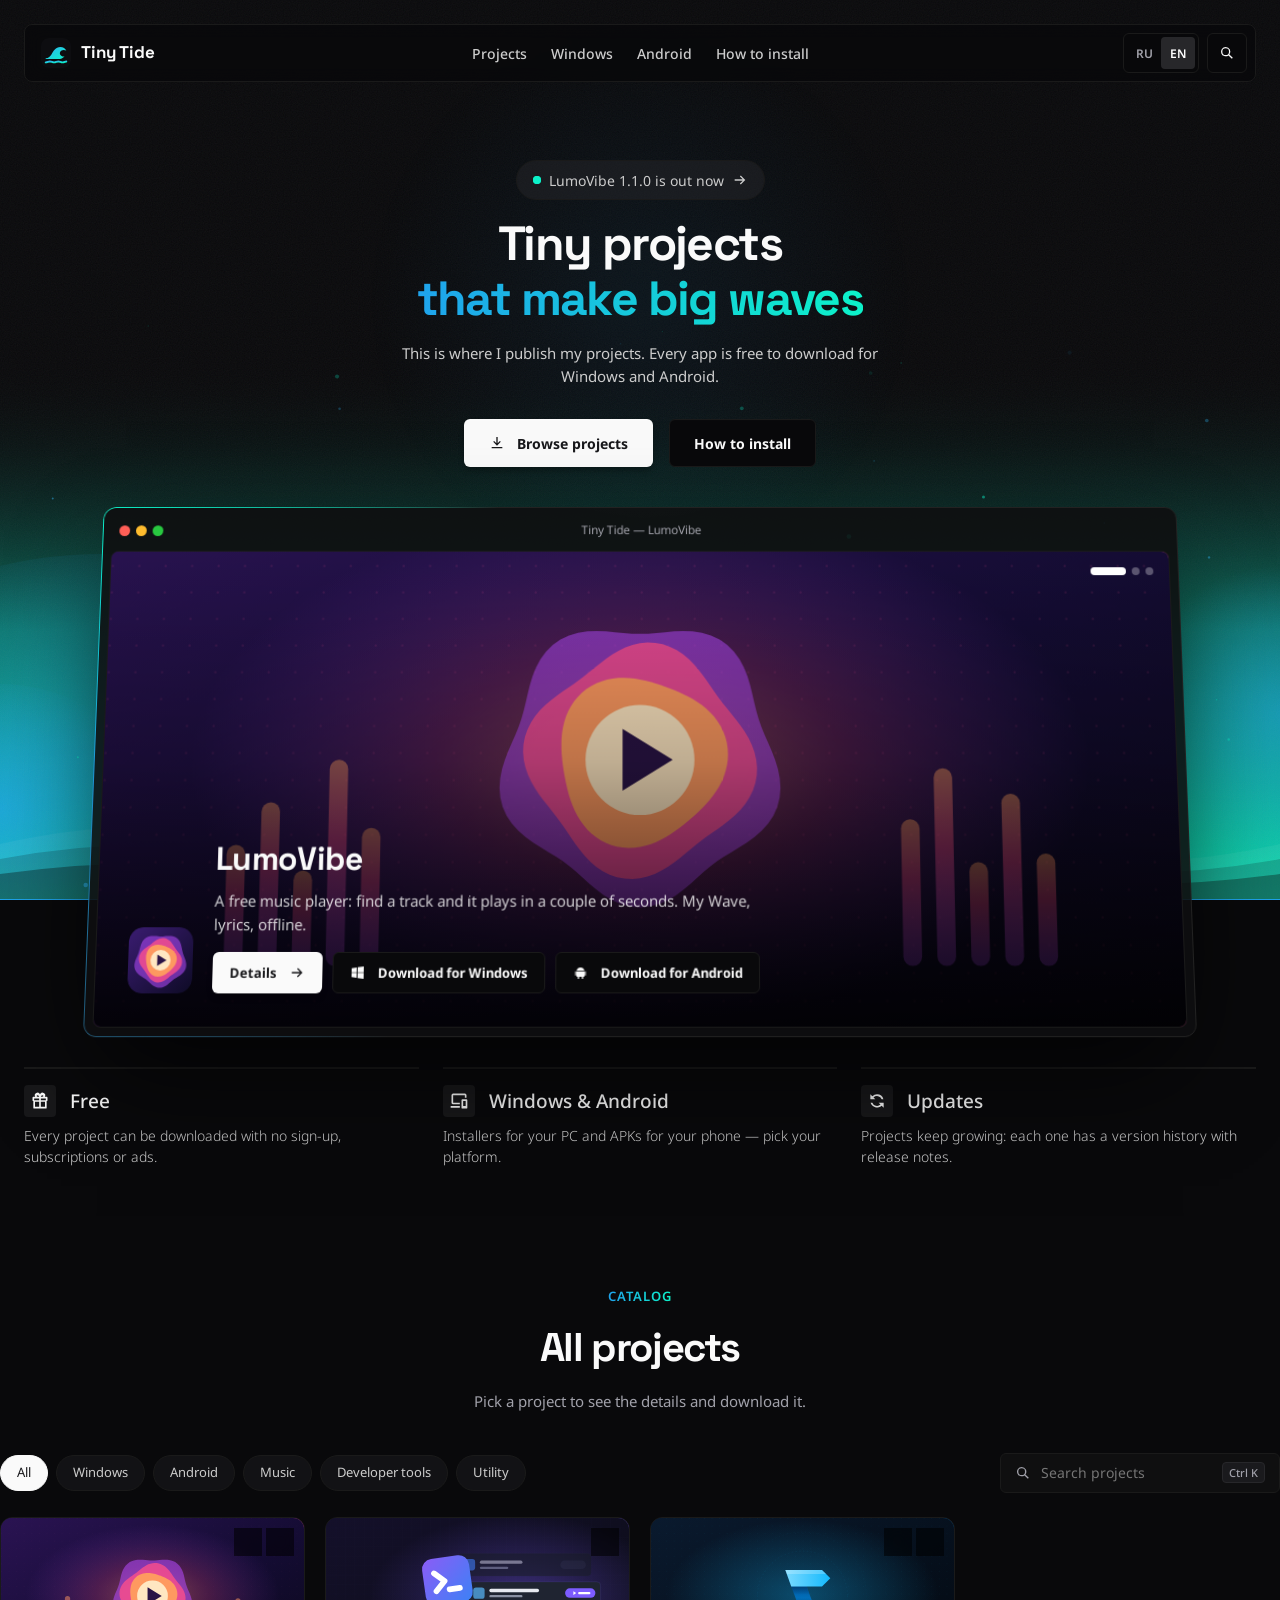
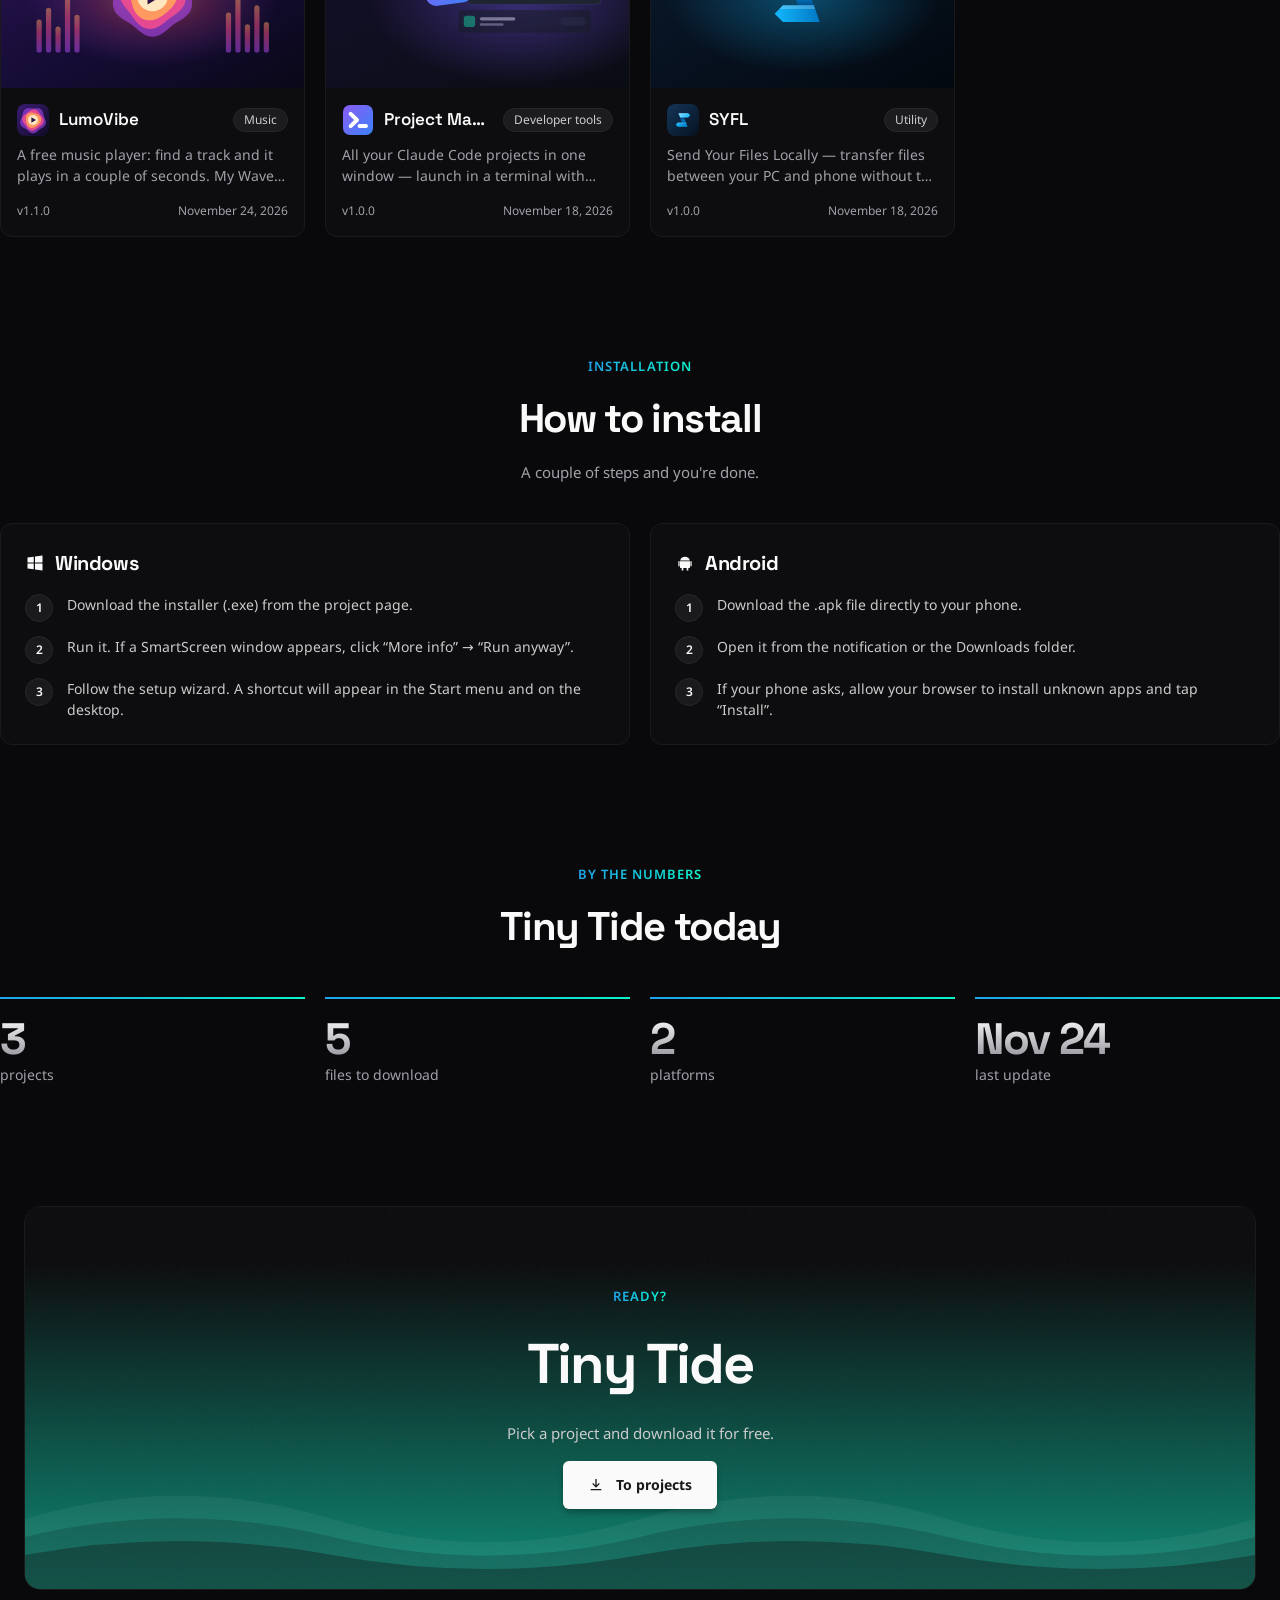
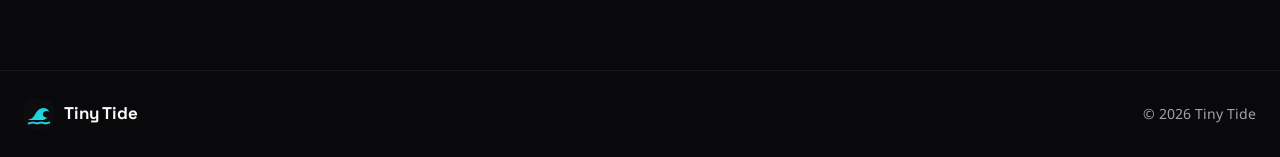
<file: index.html>
<!doctype html>
<html lang="ru">
<head>
  <meta charset="utf-8">
  <meta name="viewport" content="width=device-width, initial-scale=1">
  <title>Tiny Tide</title>
  <meta name="description" content="Tiny Tide — проекты для Windows и Android, бесплатно для скачивания">
  <link rel="icon" href="assets/logo.svg" type="image/svg+xml">
  <link rel="preconnect" href="https://fonts.googleapis.com">
  <link rel="preconnect" href="https://fonts.gstatic.com" crossorigin>
  <link href="https://fonts.googleapis.com/css2?family=Noto+Sans:wght@300;400;500;600;700&family=Space+Grotesk:wght@500;600;700&display=swap" rel="stylesheet">
  <link rel="stylesheet" href="css/style.css">
</head>
<body>
  <!-- Плавающая навигация -->
  <header class="nav" id="nav">
    <div class="nav-bar">
      <a href="#/" class="brand">
        <img src="assets/logo.svg" alt="" class="brand-logo">
        <span class="brand-name" id="brandName">Tiny Tide</span>
      </a>

      <nav class="nav-links" id="navLinks">
        <a href="#/projects" data-route="projects" data-i18n="nav.projects">Проекты</a>
        <a href="#/windows" data-route="windows">Windows</a>
        <a href="#/android" data-route="android">Android</a>
        <a href="#/install" data-route="install" data-i18n="nav.install">Как установить</a>
      </nav>

      <div class="nav-actions">
        <div class="lang-switch" role="group" aria-label="Language">
          <button data-lang="ru">RU</button>
          <button data-lang="en">EN</button>
        </div>
        <a href="#/projects" class="icon-btn" id="searchBtn" aria-label="Поиск" data-i18n-label="nav.search">
          <svg viewBox="0 0 24 24"><path d="M10 3a7 7 0 1 0 4.2 12.6l5.1 5.1 1.4-1.4-5.1-5.1A7 7 0 0 0 10 3zm0 2a5 5 0 1 1 0 10 5 5 0 0 1 0-10z"/></svg>
        </a>
        <button class="icon-btn menu-btn" id="menuBtn" aria-label="Меню" data-i18n-label="nav.menu">
          <svg viewBox="0 0 24 24"><path d="M3 6h18v2H3zM3 11h18v2H3zM3 16h18v2H3z"/></svg>
        </button>
      </div>
    </div>
  </header>

  <main id="app"></main>

  <footer class="footer">
    <div class="container footer-inner">
      <div class="brand">
        <img src="assets/logo.svg" alt="" class="brand-logo">
        <span class="brand-name" id="footerName">Tiny Tide</span>
      </div>
      <span class="muted" id="footerCopy"></span>
    </div>
  </footer>

  <script src="js/i18n.js"></script>
  <script src="js/projects.js"></script>
  <script src="js/fx.js"></script>
  <script src="js/app.js"></script>
</body>
</html>
</file>
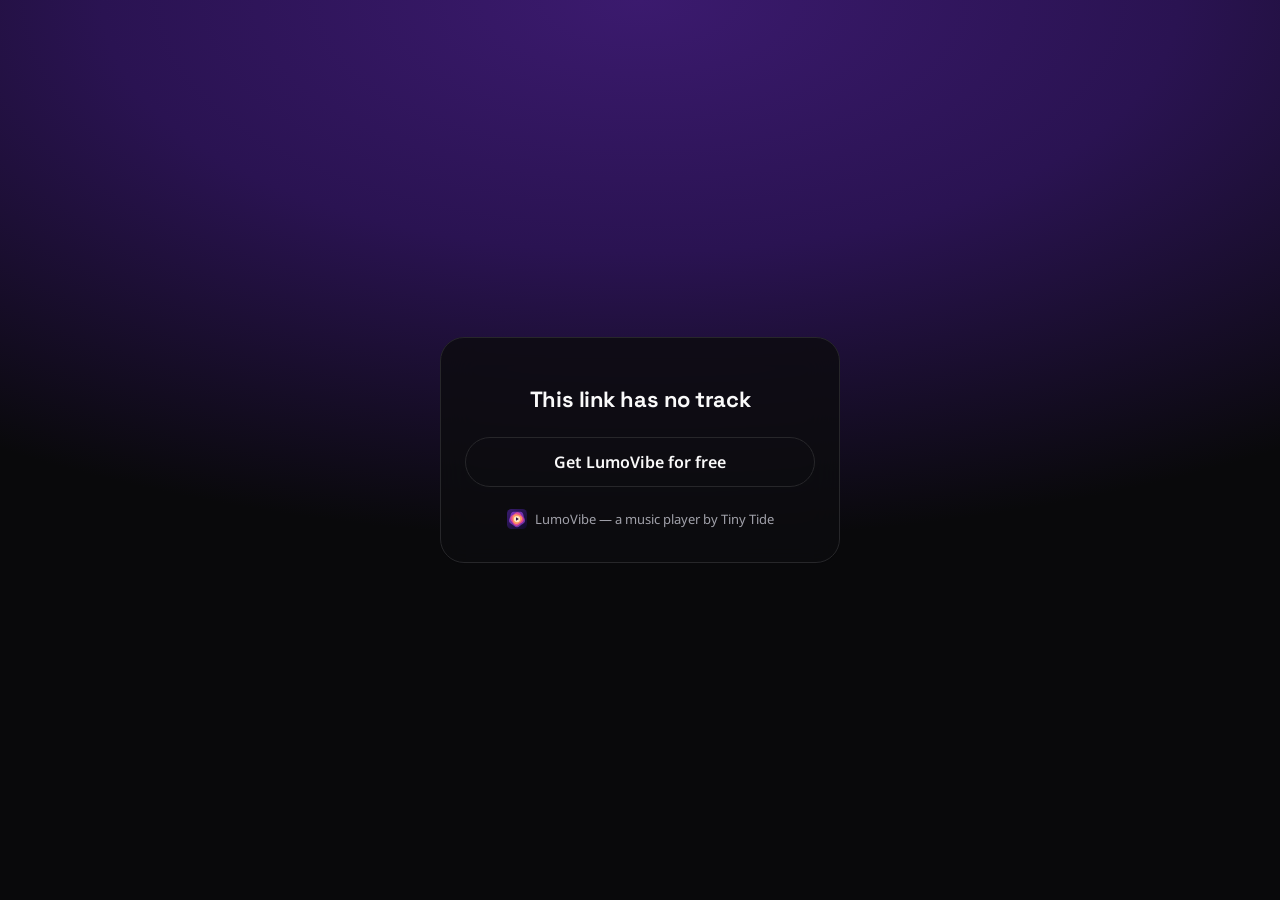
<file: listen/index.html>
<!doctype html>
<html lang="ru">
<head>
  <meta charset="utf-8">
  <meta name="viewport" content="width=device-width, initial-scale=1">
  <title>LumoVibe</title>
  <meta name="description" content="Трек из LumoVibe — бесплатного музыкального плеера Tiny Tide">
  <meta name="robots" content="noindex">
  <link rel="icon" href="../assets/projects/lumovibe/icon.svg" type="image/svg+xml">
  <link rel="preconnect" href="https://fonts.googleapis.com">
  <link rel="preconnect" href="https://fonts.gstatic.com" crossorigin>
  <link href="https://fonts.googleapis.com/css2?family=Noto+Sans:wght@400;500;600;700&family=Space+Grotesk:wght@600;700&display=swap" rel="stylesheet">
  <style>
    /* Страница ссылки «Поделиться» из LumoVibe: https://<сайт>/listen/?v=<id YouTube>&t=<название>.
       Если LumoVibe установлен, Android открывает такую ссылку сразу в приложении (App Links,
       см. /.well-known/assetlinks.json), и эту страницу человек не видит. */
    :root {
      --bg: #09090b;
      --card: #0d0d0f;
      --border: #27272a;
      --fg: #fafafa;
      --muted: #a1a1aa;
      --pink: #ff4f8b;
      --violet: #2a1352;
      --font-head: "Space Grotesk", "Noto Sans", system-ui, sans-serif;
    }
    * { box-sizing: border-box; }
    html, body { margin: 0; min-height: 100%; }
    body {
      min-height: 100vh;
      display: grid;
      place-items: center;
      padding: 24px 16px;
      background: radial-gradient(120% 80% at 50% 0%, #3b1a6e 0%, var(--violet) 35%, var(--bg) 75%);
      color: var(--fg);
      font-family: "Noto Sans", system-ui, -apple-system, "Segoe UI", sans-serif;
      -webkit-font-smoothing: antialiased;
    }
    .card {
      width: 100%;
      max-width: 400px;
      padding: 28px 24px;
      border: 1px solid var(--border);
      border-radius: 24px;
      background: color-mix(in srgb, var(--card) 82%, transparent);
      backdrop-filter: blur(16px);
      text-align: center;
    }
    .cover {
      width: 100%;
      aspect-ratio: 16 / 9;
      border-radius: 18px;
      object-fit: cover;
      background: #18181b;
      box-shadow: 0 20px 60px -20px var(--pink);
    }
    h1 {
      margin: 20px 0 4px;
      font-family: var(--font-head);
      font-size: 22px;
      line-height: 1.25;
      letter-spacing: -0.02em;
      overflow-wrap: anywhere;
    }
    .artist { margin: 0; color: var(--muted); }
    .buttons { display: grid; gap: 10px; margin-top: 24px; }
    .btn {
      display: block;
      padding: 13px 16px;
      border-radius: 999px;
      font-weight: 600;
      text-decoration: none;
      color: var(--fg);
      border: 1px solid var(--border);
      transition: transform .15s ease, background .15s ease;
    }
    .btn:hover { transform: translateY(-1px); background: #18181b; }
    .btn-primary { background: var(--pink); border-color: var(--pink); color: #12020a; }
    .btn-primary:hover { background: #ff6b9e; }
    .brand { display: inline-flex; align-items: center; gap: 8px; margin-top: 22px; color: var(--muted); font-size: 13px; text-decoration: none; }
    .brand img { width: 20px; height: 20px; }
    [hidden] { display: none !important; }
  </style>
</head>
<body>
  <main class="card">
    <img class="cover" id="cover" alt="">
    <h1 id="title">LumoVibe</h1>
    <p class="artist" id="artist"></p>
    <div class="buttons">
      <a class="btn btn-primary" id="open" hidden></a>
      <a class="btn" id="youtube" target="_blank" rel="noopener"></a>
      <a class="btn" id="get" href="../#/project/lumovibe"></a>
    </div>
    <a class="brand" href="../#/">
      <img src="../assets/projects/lumovibe/icon.svg" alt="">
      <span id="tagline"></span>
    </a>
  </main>
  <script>
    (function () {
      var ru = /^(ru|uk|be|kk)\b/i.test(navigator.language || "");
      var t = function (r, e) { return ru ? r : e; };
      var params = new URLSearchParams(location.search);
      var id = (params.get("v") || "").replace(/[^\w-]/g, "").slice(0, 32);
      var title = params.get("t") || "";

      document.documentElement.lang = ru ? "ru" : "en";
      document.getElementById("get").textContent = t("Скачать LumoVibe бесплатно", "Get LumoVibe for free");
      document.getElementById("tagline").textContent = t("LumoVibe — музыкальный плеер от Tiny Tide", "LumoVibe — a music player by Tiny Tide");

      var yt = document.getElementById("youtube");
      if (!id) {
        document.getElementById("cover").hidden = true;
        yt.hidden = true;
        document.getElementById("title").textContent = t("Ссылка без трека", "This link has no track");
        return;
      }
      var watch = "https://music.youtube.com/watch?v=" + id;
      yt.href = watch;
      yt.textContent = t("Слушать на YouTube Music", "Listen on YouTube Music");
      document.getElementById("cover").src = "https://i.ytimg.com/vi/" + id + "/hqdefault.jpg";
      if (title) document.title = title + " — LumoVibe";
      document.getElementById("title").textContent = title || t("Трек", "Track");

      // Android: открыть в приложении, а если его нет — страницу LumoVibe на сайте.
      if (/Android/i.test(navigator.userAgent)) {
        var fallback = location.origin + "/#/project/lumovibe";
        var open = document.getElementById("open");
        open.href = "intent://" + location.host + "/listen/?v=" + id +
          "#Intent;scheme=https;package=app.bestplayer;S.browser_fallback_url=" + encodeURIComponent(fallback) + ";end";
        open.textContent = t("Открыть в LumoVibe", "Open in LumoVibe");
        open.hidden = false;
      }

      // Название и исполнитель, если их нет в ссылке (noembed отдаёт данные YouTube с CORS).
      fetch("https://noembed.com/embed?url=" + encodeURIComponent("https://www.youtube.com/watch?v=" + id))
        .then(function (r) { return r.json(); })
        .then(function (d) {
          if (!title && d.title) {
            document.getElementById("title").textContent = d.title;
            document.title = d.title + " — LumoVibe";
          }
          if (d.author_name) document.getElementById("artist").textContent = d.author_name.replace(/ - Topic$/, "");
        })
        .catch(function () {});
    })();
  </script>
</body>
</html>
</file>
<file: css/style.css>
/* ============ Тема ============ */
:root {
  --bg: #09090b;
  --bg-2: #0f0f10;
  --card: #0d0d0f;
  --secondary: #27272a;
  --border: #1a1a1a;
  --border-2: #27272a;
  --fg: #fafafa;
  --muted: #a1a1aa;
  --muted-2: #cccccc;
  --primary: #1fa3ec;
  --teal: #0cf2c9;
  --radius: 8px;
  --container: 1280px;
  --ease: cubic-bezier(0.2, 0.8, 0.2, 1);
  --font-head: "Space Grotesk", "Noto Sans", system-ui, sans-serif;
  --noise: url("data:image/svg+xml,%3Csvg xmlns='http://www.w3.org/2000/svg' width='180' height='180'%3E%3Cfilter id='n'%3E%3CfeTurbulence type='fractalNoise' baseFrequency='.85' numOctaves='2' stitchTiles='stitch'/%3E%3C/filter%3E%3Crect width='100%25' height='100%25' filter='url(%23n)' opacity='.09'/%3E%3C/svg%3E");
}

* { box-sizing: border-box; }

html { scroll-behavior: smooth; scroll-padding-top: 100px; }
body {
  margin: 0;
  background: var(--bg);
  color: var(--fg);
  font-family: "Noto Sans", system-ui, -apple-system, "Segoe UI", sans-serif;
  font-size: 15px;
  line-height: 1.5;
  -webkit-font-smoothing: antialiased;
  overflow-x: clip;
}

a { color: inherit; text-decoration: none; }
svg { width: 16px; height: 16px; fill: currentColor; flex-shrink: 0; }
h1, h2, h3 { margin: 0; font-family: var(--font-head); letter-spacing: -0.02em; }
.muted { color: var(--muted); }
.container { width: 100%; max-width: var(--container); margin: 0 auto; padding: 0 24px; }

::selection { background: rgba(31, 163, 236, 0.35); }
::-webkit-scrollbar { width: 10px; }
::-webkit-scrollbar-thumb { background: #27272a; border-radius: 5px; border: 2px solid var(--bg); }
::-webkit-scrollbar-track { background: var(--bg); }

/* ============ Навигация ============ */
.nav {
  position: fixed; top: 0; left: 0; right: 0; z-index: 50;
  padding: 24px;
  transition: transform 0.3s var(--ease);
}
.nav.hidden { transform: translateY(-110%); }
.nav-bar {
  position: relative;
  max-width: var(--container);
  margin: 0 auto;
  display: flex; align-items: center; justify-content: space-between;
  padding: 8px 8px 8px 16px;
  border: 1px solid var(--border);
  border-radius: var(--radius);
  background: rgba(9, 9, 11, 0.85);
  backdrop-filter: blur(8px);
  -webkit-backdrop-filter: blur(8px);
}
.brand { display: flex; align-items: center; gap: 10px; font-family: var(--font-head); font-weight: 700; font-size: 17px; }
.brand-logo { width: 30px; height: 30px; display: block; }

.nav-links {
  position: absolute; left: 50%; transform: translateX(-50%);
  display: flex; gap: 24px;
}
.nav-links a {
  font-size: 14px; font-weight: 500;
  color: var(--muted-2);
  transition: color 0.3s;
}
.nav-links a:hover, .nav-links a.active { color: #fff; }
.nav-actions { display: flex; gap: 8px; align-items: center; }

/* Переключатель языка RU / EN */
.lang-switch {
  display: flex; height: 40px; padding: 3px;
  border: 1px solid var(--border); border-radius: 6px;
  background: rgba(9, 9, 11, 0.8);
}
.lang-switch button {
  min-width: 34px; padding: 0 8px; border: 0; border-radius: 4px;
  background: transparent; color: var(--muted);
  font: 600 12px "Noto Sans", sans-serif; cursor: pointer;
  transition: background 0.3s, color 0.3s;
}
.lang-switch button:hover { color: #fff; }
.lang-switch button.active { background: var(--secondary); color: #fff; }

.icon-btn {
  display: grid; place-items: center;
  width: 40px; height: 40px;
  border: 1px solid var(--border);
  border-radius: 6px;
  background: rgba(9, 9, 11, 0.8);
  color: var(--fg);
  cursor: pointer;
  transition: background 0.3s;
}
.icon-btn:hover { background: var(--secondary); }
.menu-btn { display: none; }

/* ============ Кнопки ============ */
.btn {
  display: inline-flex; align-items: center; justify-content: center; gap: 12px;
  height: 48px; padding: 0 24px;
  border-radius: 6px;
  border: 1px solid transparent;
  font: inherit; font-size: 14px; font-weight: 700;
  cursor: pointer; white-space: nowrap;
  transition: filter 0.3s, background 0.3s, box-shadow 0.3s, transform 0.15s;
}
.btn:active { transform: scale(0.98); }
.btn-primary { background: var(--fg); color: #18181b; box-shadow: 0 4px 6px -1px rgba(0, 0, 0, 0.3); }
.btn-primary:hover { filter: brightness(0.9); box-shadow: 0 10px 15px -3px rgba(0, 0, 0, 0.4); }
.btn-outline { background: var(--bg); color: var(--fg); border-color: var(--border); }
.btn-outline:hover { background: var(--secondary); }
.btn-disabled { background: transparent; color: var(--muted); border: 1px dashed var(--border-2); cursor: not-allowed; }
.btn-sub { font-weight: 400; opacity: 0.6; font-size: 12px; }
.btn-sm { height: 40px; padding: 0 16px; font-size: 13px; }

.pill {
  display: inline-flex; align-items: center; gap: 8px;
  height: 40px; padding: 0 16px;
  border-radius: 999px;
  border: 1px solid var(--border);
  background: rgba(39, 39, 42, 0.5);
  color: var(--muted-2);
  font-size: 14px;
  transition: background 0.3s;
}
.pill:hover { background: var(--secondary); }

.chip {
  display: inline-flex; align-items: center;
  padding: 2px 10px;
  border-radius: 999px;
  background: rgba(39, 39, 42, 0.6);
  border: 1px solid var(--border-2);
  color: var(--muted-2);
  font-size: 12px;
}

/* ============ Hero ============ */
.hero { position: relative; min-height: 100vh; display: flex; flex-direction: column; }
.hero-bg {
  position: absolute; left: 0; top: 0; z-index: -1;
  width: 100%; height: 100vh;
  overflow: hidden;
  border-bottom: 1px solid var(--primary);
}
.hero-bg .g1 { position: absolute; left: 0; right: 0; bottom: 0; height: 60%; background: linear-gradient(to top, rgba(12, 242, 201, 0.9), var(--bg)); }
.hero-bg .g2 { position: absolute; left: 0; right: 0; bottom: 0; height: 60%; background: linear-gradient(to bottom, var(--bg), transparent, transparent); }
.hero-bg .blob { position: absolute; bottom: 0; border-radius: 50%; background: radial-gradient(circle, var(--primary), transparent 70%); }
.hero-bg .b1 { left: 0; width: 300px; height: 250px; transform: translate(-50%, 35px); opacity: 0.7; }
.hero-bg .b2 { right: 0; width: 300px; height: 300px; transform: translate(50%, -35px); opacity: 0.5; }
.hero-bg .b3 { left: 0; width: 600px; height: 400px; transform: translate(-33%, 55px); opacity: 0.4; }
.hero-bg .noise { position: absolute; inset: 0; background-image: var(--noise); opacity: 0.6; }
.hero-bg.short {
  height: 560px; border-bottom: 0;
  -webkit-mask-image: linear-gradient(to bottom, #000 55%, transparent);
  mask-image: linear-gradient(to bottom, #000 55%, transparent);
}
.page .window { max-width: none; }
.hero-bg.short .g1 { background: linear-gradient(to top, rgba(12, 242, 201, 0.25), var(--bg)); }

.hero-head {
  margin: 160px auto 0;
  max-width: 640px;
  padding: 0 24px;
  display: flex; flex-direction: column; align-items: center; gap: 16px;
  text-align: center;
}
.hero-title { font-size: 48px; font-weight: 700; letter-spacing: -1.6px; line-height: 1.15; }
.hero-title .grad {
  background: linear-gradient(90deg, var(--primary), var(--teal));
  -webkit-background-clip: text; background-clip: text; color: transparent;
}
.hero-sub { color: var(--muted-2); max-width: 520px; margin: 0; }
.hero-actions { display: flex; gap: 16px; flex-wrap: wrap; justify-content: center; margin: 16px 0; }

/* ============ «Окно приложения» ============ */
.showcase-wrap { padding: 24px 24px 0; display: flex; justify-content: center; }
.window {
  width: 100%; max-width: 1100px;
  background: rgba(15, 15, 16, 0.9);
  border: 1px solid #222;
  border-radius: 12px;
  padding: 8px;
  box-shadow: 0 40px 100px -20px rgba(0, 0, 0, 0.8);
}
.window-bar { display: flex; align-items: center; gap: 8px; padding: 6px 8px 12px; }
.dots { display: flex; gap: 6px; }
.dots i { width: 11px; height: 11px; border-radius: 50%; display: block; }
.dots i:nth-child(1) { background: #ff5f57; }
.dots i:nth-child(2) { background: #febc2e; }
.dots i:nth-child(3) { background: #28c840; }
.window-title { flex: 1; text-align: center; font-size: 12px; color: var(--muted); margin-right: 50px; }

.show {
  position: relative;
  aspect-ratio: 16 / 7;
  border-radius: 8px;
  overflow: hidden;
  display: flex; align-items: flex-end;
  border: 1px solid var(--border);
}
.show-shade { position: absolute; inset: 0; background: linear-gradient(0deg, rgba(0, 0, 0, 0.85), rgba(0, 0, 0, 0.25) 55%, transparent); }
.show-inner { position: relative; padding: 32px; display: flex; gap: 20px; align-items: flex-end; width: 100%; }
.show-info { flex: 1; min-width: 0; }
.show-title { font-size: 32px; margin-bottom: 6px; }
.show-desc { color: rgba(255, 255, 255, 0.8); margin: 0 0 16px; max-width: 560px; }
.show-actions { display: flex; gap: 10px; flex-wrap: wrap; }

/* ============ Особенности (как вкладки на сайте Hydra) ============ */
.features {
  display: grid; grid-template-columns: repeat(3, 1fr); gap: 24px;
  margin-top: 32px;
}
.feature { border-top: 2px solid var(--border); padding-top: 16px; display: flex; flex-direction: column; gap: 8px; }
.feature-head { display: flex; align-items: center; gap: 14px; }
.feature-icon { display: grid; place-items: center; padding: 6px; border-radius: 4px; background: rgba(39, 39, 42, 0.5); }
.feature-icon svg { width: 20px; height: 20px; }
.feature h3 { font-size: 19px; font-weight: 500; font-family: "Noto Sans", sans-serif; letter-spacing: 0; }
.feature p { margin: 0; color: var(--muted-2); font-size: 14px; font-weight: 300; }

/* ============ Секции ============ */
.section { padding: 120px 0 0; }
.section-head { display: flex; flex-direction: column; align-items: center; text-align: center; gap: 12px; margin-bottom: 40px; }
.eyebrow {
  font-size: 13px; font-weight: 600; letter-spacing: 0.08em; text-transform: uppercase;
  background: linear-gradient(90deg, var(--primary), var(--teal));
  -webkit-background-clip: text; background-clip: text; color: transparent;
}
.section-title { font-size: 40px; font-weight: 700; letter-spacing: -1.4px; }
.section-sub { color: var(--muted); max-width: 560px; margin: 0; }

/* Каталог */
.toolbar { display: flex; justify-content: space-between; align-items: center; gap: 12px; flex-wrap: wrap; margin-bottom: 24px; }
.filters { display: flex; gap: 8px; flex-wrap: wrap; }
.filter {
  height: 36px; padding: 0 16px;
  border-radius: 999px;
  border: 1px solid var(--border);
  background: rgba(39, 39, 42, 0.35);
  color: var(--muted-2);
  font: inherit; font-size: 13px;
  cursor: pointer;
  transition: all 0.3s;
}
.filter:hover { color: #fff; background: var(--secondary); }
.filter.active { background: var(--fg); color: #18181b; border-color: var(--fg); }
.search {
  display: flex; align-items: center; gap: 8px;
  width: 280px; height: 40px; padding: 0 14px;
  border: 1px solid var(--border); border-radius: 6px;
  background: var(--bg-2);
  color: var(--muted);
  transition: border-color 0.3s;
}
.search:focus-within { border-color: var(--primary); }
.search input { flex: 1; min-width: 0; background: none; border: 0; outline: 0; color: var(--fg); font: inherit; font-size: 14px; }

.grid { display: grid; grid-template-columns: repeat(auto-fill, minmax(280px, 1fr)); gap: 20px; }

.card {
  position: relative;
  display: flex; flex-direction: column;
  background: var(--card);
  border: 1px solid var(--border);
  border-radius: 12px;
  overflow: hidden;
  transition: transform 0.3s var(--ease), border-color 0.3s, box-shadow 0.3s;
}
.card:hover {
  transform: translateY(-4px);
  border-color: rgba(31, 163, 236, 0.45);
  box-shadow: 0 24px 60px -24px rgba(31, 163, 236, 0.45);
}
.card-cover { position: relative; aspect-ratio: 16 / 9; display: grid; place-items: center; }
.card-cover-title { font-family: var(--font-head); font-size: 22px; font-weight: 700; text-shadow: 0 2px 12px rgba(0, 0, 0, 0.4); }
.card-platforms { position: absolute; top: 10px; right: 10px; display: flex; gap: 4px; }
.platform-badge {
  display: grid; place-items: center;
  width: 28px; height: 28px; border-radius: 6px;
  background: rgba(0, 0, 0, 0.55); backdrop-filter: blur(6px);
  color: #fff;
}
.platform-badge svg { width: 14px; height: 14px; }
.card-body { padding: 16px; display: flex; flex-direction: column; gap: 8px; flex: 1; }
.card-top { display: flex; align-items: center; gap: 10px; }
.card-title { font-family: var(--font-head); font-weight: 600; font-size: 17px; flex: 1; min-width: 0; white-space: nowrap; overflow: hidden; text-overflow: ellipsis; }
.card-top .chip { white-space: nowrap; }
.card-desc { color: var(--muted); font-size: 14px; margin: 0; display: -webkit-box; -webkit-line-clamp: 2; -webkit-box-orient: vertical; overflow: hidden; }
.card-meta { display: flex; justify-content: space-between; align-items: center; margin-top: auto; padding-top: 8px; font-size: 12px; color: var(--muted); }

.p-icon { display: grid; place-items: center; flex-shrink: 0; object-fit: cover; color: #fff; font-weight: 700; border-radius: 8px; }
.p-icon-sm { width: 32px; height: 32px; font-size: 14px; }
.p-icon-md { width: 64px; height: 64px; font-size: 26px; border-radius: 14px; }
.p-icon-lg { width: 96px; height: 96px; font-size: 40px; border-radius: 20px; box-shadow: 0 10px 30px rgba(0, 0, 0, 0.5); }

.empty { display: flex; flex-direction: column; align-items: center; gap: 12px; padding: 60px 0; color: var(--muted); }

/* Установка */
.install { display: grid; grid-template-columns: 1fr 1fr; gap: 20px; }
.panel {
  background: var(--card);
  border: 1px solid var(--border);
  border-radius: 12px;
  padding: 24px;
}
.panel h3 { display: flex; align-items: center; gap: 10px; font-size: 20px; margin-bottom: 16px; }
.panel h3 svg { width: 20px; height: 20px; }
.steps { list-style: none; margin: 0; padding: 0; display: flex; flex-direction: column; gap: 14px; counter-reset: s; }
.steps li { display: flex; gap: 14px; color: var(--muted-2); font-size: 14px; }
.steps li::before {
  counter-increment: s; content: counter(s);
  flex-shrink: 0;
  width: 26px; height: 26px; border-radius: 50%;
  display: grid; place-items: center;
  border: 1px solid var(--border-2);
  background: rgba(39, 39, 42, 0.5);
  color: var(--fg); font-size: 12px; font-weight: 600;
}

/* Цифры */
.stats { display: grid; grid-template-columns: repeat(4, 1fr); gap: 20px; }
.stat { border-top: 2px solid var(--border); padding-top: 16px; }
.stat strong {
  display: block;
  font-family: var(--font-head); font-size: 44px; font-weight: 700; letter-spacing: -1.5px; line-height: 1.1;
  background: linear-gradient(180deg, #fff, #8a8a93);
  -webkit-background-clip: text; background-clip: text; color: transparent;
}
.stat span { color: var(--muted); font-size: 14px; }

/* Финальный блок */
.cta {
  position: relative;
  margin-top: 120px;
  border: 1px solid var(--border);
  border-radius: 16px;
  overflow: hidden;
  padding: 80px 24px;
  text-align: center;
  display: flex; flex-direction: column; align-items: center; gap: 16px;
}
.cta::before { content: ""; position: absolute; inset: 0; z-index: -1; background: linear-gradient(to top, rgba(12, 242, 201, 0.55), var(--bg) 85%); }
.cta::after { content: ""; position: absolute; inset: 0; z-index: -1; background-image: var(--noise); opacity: 0.6; }
.cta h2 { font-size: 56px; letter-spacing: -2px; }

.footer { margin-top: 80px; border-top: 1px solid var(--border); padding: 28px 0; }
.footer-inner { display: flex; justify-content: space-between; align-items: center; gap: 12px; flex-wrap: wrap; font-size: 14px; }

/* ============ Страница проекта ============ */
.page { position: relative; padding-top: 150px; }
.back { display: inline-flex; align-items: center; gap: 6px; color: var(--muted); font-size: 14px; margin-bottom: 24px; transition: color 0.3s; }
.back:hover { color: #fff; }
.p-head { display: flex; gap: 24px; align-items: center; margin-bottom: 28px; }
.p-title { font-size: 44px; letter-spacing: -1.5px; line-height: 1.1; }
.p-short { color: var(--muted-2); margin: 8px 0 12px; }
.p-tags { display: flex; gap: 6px; flex-wrap: wrap; }

.p-actions {
  display: flex; justify-content: space-between; align-items: center; gap: 20px; flex-wrap: wrap;
  margin-bottom: 32px;
}
.p-downloads { display: flex; gap: 12px; flex-wrap: wrap; }
.bug p { margin: 0 0 14px; font-size: 13px; }
.bug-btn { width: 100%; }
.bug-alt { display: block; margin-top: 10px; text-align: center; font-size: 12px; color: var(--muted); transition: color 0.3s; }
.bug-alt:hover { color: var(--teal); }

.extra-links { display: flex; gap: 16px; flex-wrap: wrap; margin-top: 10px; }
.extra-link { display: inline-flex; align-items: center; gap: 6px; font-size: 13px; color: var(--muted); transition: color 0.3s; }
.extra-link svg { width: 13px; height: 13px; }
.extra-link:hover { color: var(--teal); }

/* «Скоро» — проект ещё не вышел */
.soon-badge {
  position: absolute; top: 10px; left: 10px; z-index: 1;
  padding: 3px 10px; border-radius: 999px;
  font-size: 11px; font-weight: 600; letter-spacing: 0.04em; text-transform: uppercase;
  color: #0b0b0e; background: linear-gradient(90deg, var(--primary), var(--teal));
  box-shadow: 0 4px 14px -4px rgba(12, 242, 201, 0.7);
}
.chip-soon { color: #0b0b0e; border-color: transparent; background: linear-gradient(90deg, var(--primary), var(--teal)); font-weight: 600; }
.p-meta { display: flex; gap: 32px; }
.p-meta div { display: flex; flex-direction: column; font-size: 12px; color: var(--muted); }
.p-meta strong { color: var(--fg); font-size: 15px; font-weight: 500; }

.p-layout { display: grid; grid-template-columns: minmax(0, 1fr) 320px; gap: 24px; margin-top: 40px; align-items: start; }
.p-main { display: flex; flex-direction: column; gap: 24px; }
.p-side { display: flex; flex-direction: column; gap: 20px; }
.panel h4 { margin: 0 0 14px; font-family: var(--font-head); font-size: 17px; }
.prose p { margin: 0 0 14px; color: var(--muted-2); line-height: 1.7; }
.prose p:last-child { margin-bottom: 0; }

/* Просмотрщик скриншотов в «окне» */
.viewer-stage {
  position: relative; display: block; width: 100%;
  aspect-ratio: 16 / 9;
  padding: 0; border: 1px solid var(--border); border-radius: 8px;
  overflow: hidden; background: #000; cursor: zoom-in;
}
.vs {
  position: absolute; inset: 0;
  opacity: 0; transform: scale(1.02);
  transition: opacity 0.6s var(--ease), transform 0.8s var(--ease);
}
.vs.active { opacity: 1; transform: none; }
.vs-img { position: absolute; inset: 0; width: 100%; height: 100%; object-fit: cover; object-position: top; }
/* Вертикальный снимок с телефона: «телефон» по центру на размытом фоне из того же кадра */
.vs-bg { position: absolute; inset: -40px; width: calc(100% + 80px); height: calc(100% + 80px); object-fit: cover; filter: blur(40px) saturate(1.4); opacity: 0.45; }
.vs.phone .vs-img {
  inset: 5% auto; left: 50%; translate: -50% 0;
  width: auto; height: 90%; object-fit: contain;
  border-radius: 22px;
  border: 1px solid rgba(255, 255, 255, 0.14);
  box-shadow: 0 30px 70px -10px rgba(0, 0, 0, 0.85), 0 0 0 6px rgba(9, 9, 11, 0.75);
}
.viewer-zoom {
  position: absolute; right: 14px; bottom: 14px;
  display: grid; place-items: center; width: 38px; height: 38px; border-radius: 8px;
  background: rgba(0, 0, 0, 0.6); backdrop-filter: blur(6px); color: #fff;
  opacity: 0; transform: translateY(6px); transition: opacity 0.3s, transform 0.3s var(--ease);
}
.viewer-stage:hover .viewer-zoom { opacity: 1; transform: none; }
.viewer-bar { display: flex; align-items: center; justify-content: space-between; gap: 16px; padding: 12px 4px 4px; }
.viewer-caption { color: var(--muted-2); font-size: 14px; }
.thumbs { display: flex; gap: 8px; min-width: 0; max-width: 62%; overflow-x: auto; padding: 4px 2px 6px; scrollbar-width: thin; }
.thumb.phone { width: 31px; }
.thumb {
  flex-shrink: 0;
  height: 54px; width: 96px; padding: 0;
  border: 1px solid var(--border-2); border-radius: 6px; overflow: hidden;
  background: #000; cursor: pointer; opacity: 0.45;
  transition: opacity 0.3s, border-color 0.3s, transform 0.3s var(--ease);
}
.thumb img { width: 100%; height: 100%; object-fit: cover; object-position: top; display: block; }
.thumb:hover { opacity: 0.8; transform: translateY(-2px); }
.thumb.active { opacity: 1; border-color: var(--teal); box-shadow: 0 0 0 1px var(--teal), 0 6px 18px -6px rgba(12, 242, 201, 0.6); }

/* Полноэкранный просмотр */
.lightbox {
  position: fixed; inset: 0; z-index: 100;
  display: grid; place-items: center; padding: 56px 80px;
  background: rgba(5, 5, 7, 0.92); backdrop-filter: blur(10px); -webkit-backdrop-filter: blur(10px);
  opacity: 0; transition: opacity 0.3s;
  cursor: zoom-out;
}
.lightbox.open { opacity: 1; }
.lb-figure { margin: 0; display: flex; flex-direction: column; align-items: center; gap: 14px; max-width: 100%; max-height: 100%; }
.lb-figure img {
  max-width: 100%; max-height: calc(100vh - 150px); border-radius: 10px; cursor: default;
  box-shadow: 0 30px 80px -20px rgba(0, 0, 0, 0.9), 0 0 0 1px var(--border-2);
  transform: scale(0.96); transition: transform 0.4s var(--ease);
}
.lightbox.open .lb-figure img { transform: none; }
.lb-figure figcaption { color: var(--muted-2); font-size: 14px; text-align: center; }
.lb-count { position: absolute; top: 22px; left: 24px; color: var(--muted); font-size: 13px; }
.lb-btn {
  position: absolute;
  display: grid; place-items: center; width: 44px; height: 44px;
  border: 1px solid var(--border-2); border-radius: 50%;
  background: rgba(15, 15, 16, 0.8); color: #fff; cursor: pointer;
  transition: background 0.3s, transform 0.3s var(--ease);
}
.lb-btn:hover { background: var(--secondary); }
.lb-btn svg { width: 18px; height: 18px; }
.lb-close { top: 14px; right: 16px; }
.lb-prev { left: 18px; top: 50%; translate: 0 -50%; }
.lb-next { right: 18px; top: 50%; translate: 0 -50%; }
.lb-prev:hover { transform: translateX(-3px); }
.lb-next:hover { transform: translateX(3px); }

@media (max-width: 760px) {
  .viewer-bar { flex-direction: column; align-items: flex-start; }
  .thumbs { width: 100%; max-width: 100%; }
  .lightbox { padding: 56px 12px; }
  .lb-prev, .lb-next { top: auto; bottom: 14px; translate: none; }
  .lb-prev { left: calc(50% - 54px); }
  .lb-next { right: calc(50% - 54px); }
}

/* Вкладки «Описание / Версии» */
.p-tabs {
  display: flex; gap: 4px; padding: 4px; width: fit-content; max-width: 100%;
  border: 1px solid var(--border); border-radius: 999px; background: var(--card);
  scroll-margin-top: 90px;
}
.p-tab {
  display: inline-flex; align-items: center; gap: 8px;
  height: 36px; padding: 0 18px; border: 0; border-radius: 999px;
  background: transparent; color: var(--muted); font: inherit; font-size: 14px; cursor: pointer;
  transition: color 0.3s, background 0.3s;
}
.p-tab:hover { color: var(--fg); }
.p-tab.active { background: var(--secondary); color: var(--fg); }
.p-tab-n { min-width: 20px; padding: 0 6px; border-radius: 999px; background: rgba(31, 163, 236, 0.18); color: var(--primary); font-size: 12px; line-height: 20px; text-align: center; }
.p-pane { display: flex; flex-direction: column; gap: 24px; }
.p-pane[hidden] { display: none; }

.p-meta-link { display: flex; flex-direction: column; align-items: flex-start; padding: 0; border: 0; background: none; font: inherit; font-size: 12px; color: var(--muted); cursor: pointer; }
.p-meta-link strong { color: var(--fg); font-size: 15px; font-weight: 500; text-decoration: underline dotted var(--muted); text-underline-offset: 4px; transition: color 0.3s; }
.p-meta-link:hover strong { color: var(--teal); }

.wn-chips { display: flex; flex-wrap: wrap; gap: 8px; }
.wn-more { display: inline-flex; align-items: center; gap: 6px; margin-top: 16px; padding: 0; border: 0; background: none; font: inherit; font-size: 13px; color: var(--primary); cursor: pointer; transition: color 0.3s; }
.wn-more svg { width: 14px; height: 14px; fill: currentColor; transition: transform 0.3s var(--ease); }
.wn-more:hover { color: var(--teal); }
.wn-more:hover svg { transform: translateX(3px); }

/* Карточка версии */
.version { padding: 0; }
.version summary {
  display: flex; align-items: center; gap: 12px; padding: 20px 24px;
  list-style: none; cursor: pointer;
}
.version summary::-webkit-details-marker { display: none; }
.version summary::after {
  content: ""; width: 8px; height: 8px; margin-left: 4px;
  border-right: 2px solid var(--muted); border-bottom: 2px solid var(--muted);
  rotate: 45deg; translate: 0 -2px; transition: rotate 0.3s var(--ease);
}
.version[open] summary::after { rotate: 225deg; translate: 0 2px; }
.v-num { font-family: var(--font-head); font-size: 18px; font-weight: 600; }
.v-date { margin-left: auto; font-size: 13px; }
.v-body { padding: 0 24px 24px; }
.v-group + .v-group { margin-top: 18px; }
.v-group h5 { margin: 0 0 6px; font-size: 14px; font-weight: 600; color: var(--fg); }
.v-body ul { margin: 0; padding-left: 18px; color: var(--muted-2); font-size: 14px; line-height: 1.7; }
.v-files { margin-top: 22px; padding-top: 18px; border-top: 1px solid var(--border); }
.v-files-head { margin-bottom: 12px; font-size: 13px; color: var(--muted); }
@media (max-width: 760px) {
  .version summary { padding: 16px 18px; flex-wrap: wrap; }
  .v-body { padding: 0 18px 18px; }
  .p-tabs { width: 100%; }
  .p-tab { flex: 1; justify-content: center; }
}

.change + .change { border-top: 1px solid var(--border); margin-top: 14px; padding-top: 14px; }
.change-head { display: flex; justify-content: space-between; margin-bottom: 6px; font-size: 14px; }
.change ul, .req ul { margin: 0; padding-left: 18px; color: var(--muted-2); font-size: 14px; line-height: 1.7; }

.file-row { display: flex; justify-content: space-between; gap: 10px; padding: 10px 0; border-top: 1px solid var(--border); font-size: 13px; }
.file-row:first-of-type { border-top: 0; padding-top: 0; }
.file-pl { display: flex; align-items: center; gap: 8px; }
.req + .req { margin-top: 16px; }
.req-head { display: flex; align-items: center; gap: 8px; font-weight: 500; margin-bottom: 6px; font-size: 14px; }

/* ============ Анимация появления ============ */
.reveal { opacity: 0; transform: translateY(16px); transition: opacity 0.7s var(--ease), transform 0.7s var(--ease); }
.reveal.in { opacity: 1; transform: none; }
#app > * { animation: fadeIn 0.4s var(--ease); }
@keyframes fadeIn { from { opacity: 0; } to { opacity: 1; } }

/* ============ Адаптив ============ */
@media (max-width: 1024px) {
  .nav-links {
    position: absolute; left: 0; right: 0; top: calc(100% + 8px); transform: none;
    flex-direction: column; gap: 0;
    padding: 8px;
    border: 1px solid var(--border); border-radius: var(--radius);
    background: rgba(9, 9, 11, 0.97);
    display: none;
  }
  .nav-links.open { display: flex; }
  .nav-links a { padding: 12px; border-radius: 6px; }
  .nav-links a:hover { background: var(--secondary); }
  .menu-btn { display: grid; }
  .p-layout { grid-template-columns: 1fr; }
  .stats { grid-template-columns: repeat(2, 1fr); }
}

@media (max-width: 760px) {
  body { font-size: 14px; }
  .nav { padding: 16px; }
  .container { padding: 0 16px; }
  .hero { min-height: auto; }
  .hero-head { margin-top: 120px; padding: 0 16px; }
  .hero-title, .section-title { font-size: 32px; letter-spacing: -1px; }
  .hero-actions { flex-direction: column; width: 100%; }
  .hero-actions .btn { width: 100%; }
  .showcase-wrap { padding: 16px 16px 0; }
  .show { aspect-ratio: auto; min-height: 340px; }
  .show-inner { padding: 20px; flex-direction: column; align-items: flex-start; }
  .show-title { font-size: 24px; }
  .window-title { display: none; }
  .features, .install { grid-template-columns: 1fr; }
  .section { padding-top: 80px; }
  .search { width: 100%; }
  .grid { grid-template-columns: 1fr; }
  .cta { padding: 56px 16px; margin-top: 80px; }
  .cta h2 { font-size: 36px; }
  .page { padding-top: 110px; }
  .p-head { flex-direction: column; align-items: flex-start; gap: 16px; }
  .p-title { font-size: 32px; }
  .p-icon-lg { width: 72px; height: 72px; font-size: 30px; }
  .p-downloads, .p-downloads .btn { width: 100%; }
}

/* =====================================================================
   ЭФФЕКТЫ (js/fx.js)
   ===================================================================== */

@property --angle { syntax: "<angle>"; initial-value: 0deg; inherits: false; }

/* Прогресс прокрутки и свечение за курсором */
.scroll-progress {
  position: fixed; top: 0; left: 0; right: 0; z-index: 60;
  height: 2px;
  background: linear-gradient(90deg, var(--primary), var(--teal));
  box-shadow: 0 0 12px rgba(12, 242, 201, 0.6);
  transform-origin: left; transform: scaleX(0);
  pointer-events: none;
}
.cursor-glow {
  position: fixed; left: 0; top: 0; z-index: -1;
  width: 600px; height: 600px; border-radius: 50%;
  background: radial-gradient(circle, rgba(31, 163, 236, 0.07), transparent 65%);
  pointer-events: none;
}

/* Логотип покачивается на волнах */
.brand:hover .brand-logo { animation: bob 1.2s var(--ease) infinite alternate; }
@keyframes bob { from { transform: translateY(0) rotate(0); } to { transform: translateY(-2px) rotate(-6deg); } }

/* Ссылки навигации — подчёркивание-градиент */
.nav-links a { position: relative; }
.nav-links a::after {
  content: ""; position: absolute; left: 0; right: 0; bottom: -6px; height: 2px; border-radius: 1px;
  background: linear-gradient(90deg, var(--primary), var(--teal));
  transform: scaleX(0); transition: transform 0.35s var(--ease);
}
.nav-links a:hover::after, .nav-links a.active::after { transform: scaleX(1); }

/* ---------- Hero: появление ---------- */
.hero-title .w {
  display: inline-block;
  opacity: 0; filter: blur(10px); transform: translateY(14px);
  animation: wordIn 0.9s var(--ease) forwards;
  animation-delay: calc(var(--i) * 80ms + 80ms);
}
.rise {
  opacity: 0; filter: blur(6px); transform: translateY(16px);
  animation: wordIn 1s var(--ease) forwards;
  animation-delay: calc(var(--d) * 80ms + 80ms);
}
@keyframes wordIn { to { opacity: 1; filter: none; transform: none; } }
/* большое окно появляется без размытия — blur на нём слишком тяжёлый */
.showcase-wrap.rise { filter: none; transform: translateY(40px); animation-duration: 1.4s; }

/* Переливающийся градиент */
.hero-title .grad {
  display: inline-block;
  background: linear-gradient(90deg, var(--primary), var(--teal), #7fdbff, var(--primary));
  background-size: 300% auto;
  -webkit-background-clip: text; background-clip: text; color: transparent;
  animation: wordIn 1s var(--ease) forwards, shimmer 8s linear infinite;
  animation-delay: calc(var(--d) * 80ms + 80ms), 0s;
}
@keyframes shimmer { to { background-position: 300% center; } }

/* «Живая» точка в бейдже */
.live-dot { position: relative; width: 8px; height: 8px; border-radius: 50%; background: var(--teal); flex-shrink: 0; }
.live-dot::after {
  content: ""; position: absolute; inset: 0; border-radius: 50%; background: var(--teal);
  animation: ping 1.8s cubic-bezier(0, 0, 0.2, 1) infinite;
}
@keyframes ping { 75%, 100% { transform: scale(2.6); opacity: 0; } }
.pill svg { transition: transform 0.3s var(--ease); }
.pill:hover svg { transform: translateX(3px); }

/* ---------- Hero: живой фон ---------- */
.hero-bg .b1 { animation: drift1 16s ease-in-out infinite alternate; }
.hero-bg .b2 { animation: drift2 19s ease-in-out infinite alternate; }
.hero-bg .b3 { animation: drift3 23s ease-in-out infinite alternate; }
.hero-bg .g1 { animation: breathe 9s ease-in-out infinite alternate; }
@keyframes drift1 { to { translate: 180px -60px; scale: 1.25; } }
@keyframes drift2 { to { translate: -220px -20px; scale: 1.15; } }
@keyframes drift3 { to { translate: 260px -40px; scale: 0.9; } }
@keyframes breathe { from { opacity: 0.8; } to { opacity: 1; } }

.bubbles { position: absolute; inset: 0; width: 100%; height: 100%; pointer-events: none; }

/* Волны */
.waves { position: absolute; left: 0; right: 0; bottom: 0; height: 110px; overflow: hidden; pointer-events: none; }
.wave { position: absolute; bottom: 0; left: 0; width: 200%; height: 100%; animation: tide 22s linear infinite; }
.wave path { fill: rgba(255, 255, 255, 0.05); }
.w1 { animation-duration: 26s; }
.w2 { height: 80%; bottom: -4px; animation-duration: 18s; animation-direction: reverse; }
.w2 path { fill: rgba(9, 9, 11, 0.18); }
.w3 { height: 60%; bottom: -8px; animation-duration: 13s; }
.w3 path { fill: rgba(9, 9, 11, 0.35); }
@keyframes tide { from { transform: translateX(0); } to { transform: translateX(-50%); } }

/* ---------- Кнопки ---------- */
.btn-primary { position: relative; overflow: hidden; isolation: isolate; }
.btn-primary::after {
  content: ""; position: absolute; inset: -2px; z-index: -1;
  background: linear-gradient(115deg, transparent 30%, rgba(12, 242, 201, 0.45) 48%, rgba(31, 163, 236, 0.45) 52%, transparent 70%);
  transform: translateX(-120%);
  transition: transform 0.8s var(--ease);
}
.btn-primary:hover::after { transform: translateX(120%); }
.btn-outline:hover { border-color: rgba(31, 163, 236, 0.5); box-shadow: 0 0 0 1px rgba(31, 163, 236, 0.15), 0 8px 24px -10px rgba(31, 163, 236, 0.5); }
.btn svg { transition: transform 0.3s var(--ease); }
.btn:hover svg:last-child:not(:first-child) { transform: translateX(3px); }

/* ---------- Окно с проектами ---------- */
.window { position: relative; transform-origin: center top; will-change: transform; }
/* бегущий по рамке луч */
.window::before {
  content: ""; position: absolute; inset: -1px; border-radius: 13px; padding: 1px;
  background: conic-gradient(from var(--angle), transparent 0 62%, rgba(31, 163, 236, 0.9) 75%, rgba(12, 242, 201, 1) 82%, transparent 92%);
  -webkit-mask: linear-gradient(#000 0 0) content-box, linear-gradient(#000 0 0);
  -webkit-mask-composite: xor;
  mask: linear-gradient(#000 0 0) content-box exclude, linear-gradient(#000 0 0);
  animation: spin 7s linear infinite;
  pointer-events: none;
}
@keyframes spin { to { --angle: 360deg; } }
/* блик под курсором */
.window::after {
  content: ""; position: absolute; inset: 0; border-radius: 12px; pointer-events: none;
  background: radial-gradient(500px circle at var(--gx, 50%) var(--gy, -20%), rgba(255, 255, 255, 0.06), transparent 45%);
}

.show-stack { position: relative; aspect-ratio: 16 / 7; border-radius: 8px; overflow: hidden; border: 1px solid var(--border); }
.slide {
  position: absolute; inset: 0;
  display: flex; align-items: flex-end;
  opacity: 0; visibility: hidden;
  transition: opacity 0.9s var(--ease), visibility 0.9s;
}
.slide.active { opacity: 1; visibility: visible; }
.show-bg { position: absolute; inset: 0; transform: scale(1.08); transition: transform 8s linear; }
.slide.active .show-bg { transform: scale(1); }
.slide .show-info > * { opacity: 0; transform: translateY(12px); transition: opacity 0.7s var(--ease), transform 0.7s var(--ease); }
.slide.active .show-info > * { opacity: 1; transform: none; }
.slide.active .show-info > :nth-child(2) { transition-delay: 0.1s; }
.slide.active .show-info > :nth-child(3) { transition-delay: 0.2s; }

.show-nav { position: absolute; top: 16px; right: 16px; z-index: 2; display: flex; gap: 6px; }
.show-nav button {
  position: relative; overflow: hidden;
  width: 8px; height: 8px; border-radius: 4px; padding: 0;
  border: 0; background: rgba(255, 255, 255, 0.3); cursor: pointer;
  transition: width 0.4s var(--ease);
}
.show-nav button.active { width: 36px; }
.show-nav button i { position: absolute; inset: 0; background: #fff; transform-origin: left; transform: scaleX(0); }
.show-nav button.active i { animation: fill 7s linear forwards; }
.paused .show-nav button.active i { animation-play-state: paused; }
@keyframes fill { to { transform: scaleX(1); } }

/* ---------- Подсветка под курсором (карточки, панели) ---------- */
.spot { position: relative; isolation: isolate; }
.spot::before, .spot::after {
  content: ""; position: absolute; inset: 0; border-radius: inherit; pointer-events: none;
  opacity: 0; transition: opacity 0.4s;
}
.spot::before {
  z-index: 1;
  background: radial-gradient(420px circle at var(--mx, 50%) var(--my, 50%), rgba(31, 163, 236, 0.1), transparent 45%);
}
.spot::after {
  z-index: 2; padding: 1px;
  background: radial-gradient(260px circle at var(--mx, 50%) var(--my, 50%), rgba(12, 242, 201, 0.7), transparent 60%);
  -webkit-mask: linear-gradient(#000 0 0) content-box, linear-gradient(#000 0 0);
  -webkit-mask-composite: xor;
  mask: linear-gradient(#000 0 0) content-box exclude, linear-gradient(#000 0 0);
}
.spot:hover::before, .spot:hover::after { opacity: 1; }

/* Обложка карточки приближается */
.cc-bg { position: absolute; inset: 0; transition: transform 0.8s var(--ease), filter 0.8s; }
.card:hover .cc-bg { transform: scale(1.07); filter: saturate(1.2) brightness(1.08); }
.card-cover { overflow: hidden; }
.card-cover-title { position: relative; z-index: 1; }
.card-platforms { z-index: 1; }
.card .platform-badge { transition: transform 0.4s var(--ease); }
.card:hover .platform-badge { transform: translateY(-2px); }

/* «Особенности» */
.feature { transition: border-color 0.5s; }
.feature:hover { border-top-color: var(--primary); }
.feature-icon { transition: background 0.4s, color 0.4s, transform 0.4s var(--ease); }
.feature:hover .feature-icon { background: rgba(31, 163, 236, 0.18); color: var(--teal); transform: rotate(-8deg) scale(1.08); }

/* Цифры — линия заполняется при появлении */
.stat { position: relative; }
.stat::before {
  content: ""; position: absolute; top: -2px; left: 0; height: 2px; width: 100%;
  background: linear-gradient(90deg, var(--primary), var(--teal));
  transform: scaleX(0); transform-origin: left;
  transition: transform 1.4s var(--ease) 0.2s;
}
.stat.in::before { transform: scaleX(1); }

/* Финальный блок — волны */
.cta { isolation: isolate; }
.cta .waves { z-index: -1; height: 140px; }

/* Поиск: подсказка Ctrl K */
.search kbd {
  font: 500 11px/1 "Noto Sans", sans-serif; color: var(--muted);
  padding: 4px 6px; border-radius: 4px;
  border: 1px solid var(--border-2); background: rgba(39, 39, 42, 0.5);
  transition: opacity 0.3s;
}
.search:focus-within kbd { opacity: 0; }
.search:focus-within { box-shadow: 0 0 0 3px rgba(31, 163, 236, 0.15); }

/* Иконка на странице проекта парит */
.p-icon-lg { animation: float 6s ease-in-out infinite; }
@keyframes float { 50% { transform: translateY(-6px); } }

/* Плавнее переход между страницами */
#app > * { animation: pageIn 0.6s var(--ease); }
@keyframes pageIn { from { opacity: 0; transform: translateY(10px); } to { opacity: 1; transform: none; } }

/* Уведомление о загрузке */
.toast {
  position: fixed; left: 50%; bottom: 24px; z-index: 90;
  display: flex; align-items: center; gap: 12px;
  padding: 12px 18px 12px 12px;
  border: 1px solid var(--border-2); border-radius: 12px;
  background: rgba(15, 15, 16, 0.85);
  backdrop-filter: blur(12px); -webkit-backdrop-filter: blur(12px);
  box-shadow: 0 20px 50px -10px rgba(0, 0, 0, 0.7), 0 0 0 1px rgba(12, 242, 201, 0.1);
  transform: translate(-50%, 140%); opacity: 0;
  transition: transform 0.5s var(--ease), opacity 0.5s;
  pointer-events: none;
}
.toast.show { transform: translate(-50%, 0); opacity: 1; }
.toast-icon {
  display: grid; place-items: center; width: 32px; height: 32px; border-radius: 8px;
  background: linear-gradient(135deg, var(--primary), var(--teal)); color: #052a24;
}
.toast strong { display: block; font-size: 14px; }
.toast small { color: var(--muted); font-size: 12px; }

@media (max-width: 760px) {
  .show-stack { aspect-ratio: auto; height: 400px; }
  .search kbd { display: none; }
  .waves { height: 70px; }
}

/* Уважение к настройке «уменьшить движение» */
@media (prefers-reduced-motion: reduce) {
  *, *::before, *::after {
    animation-duration: 0.01ms !important;
    animation-iteration-count: 1 !important;
    transition-duration: 0.01ms !important;
  }
  .window::before { display: none; }
}
</file>
